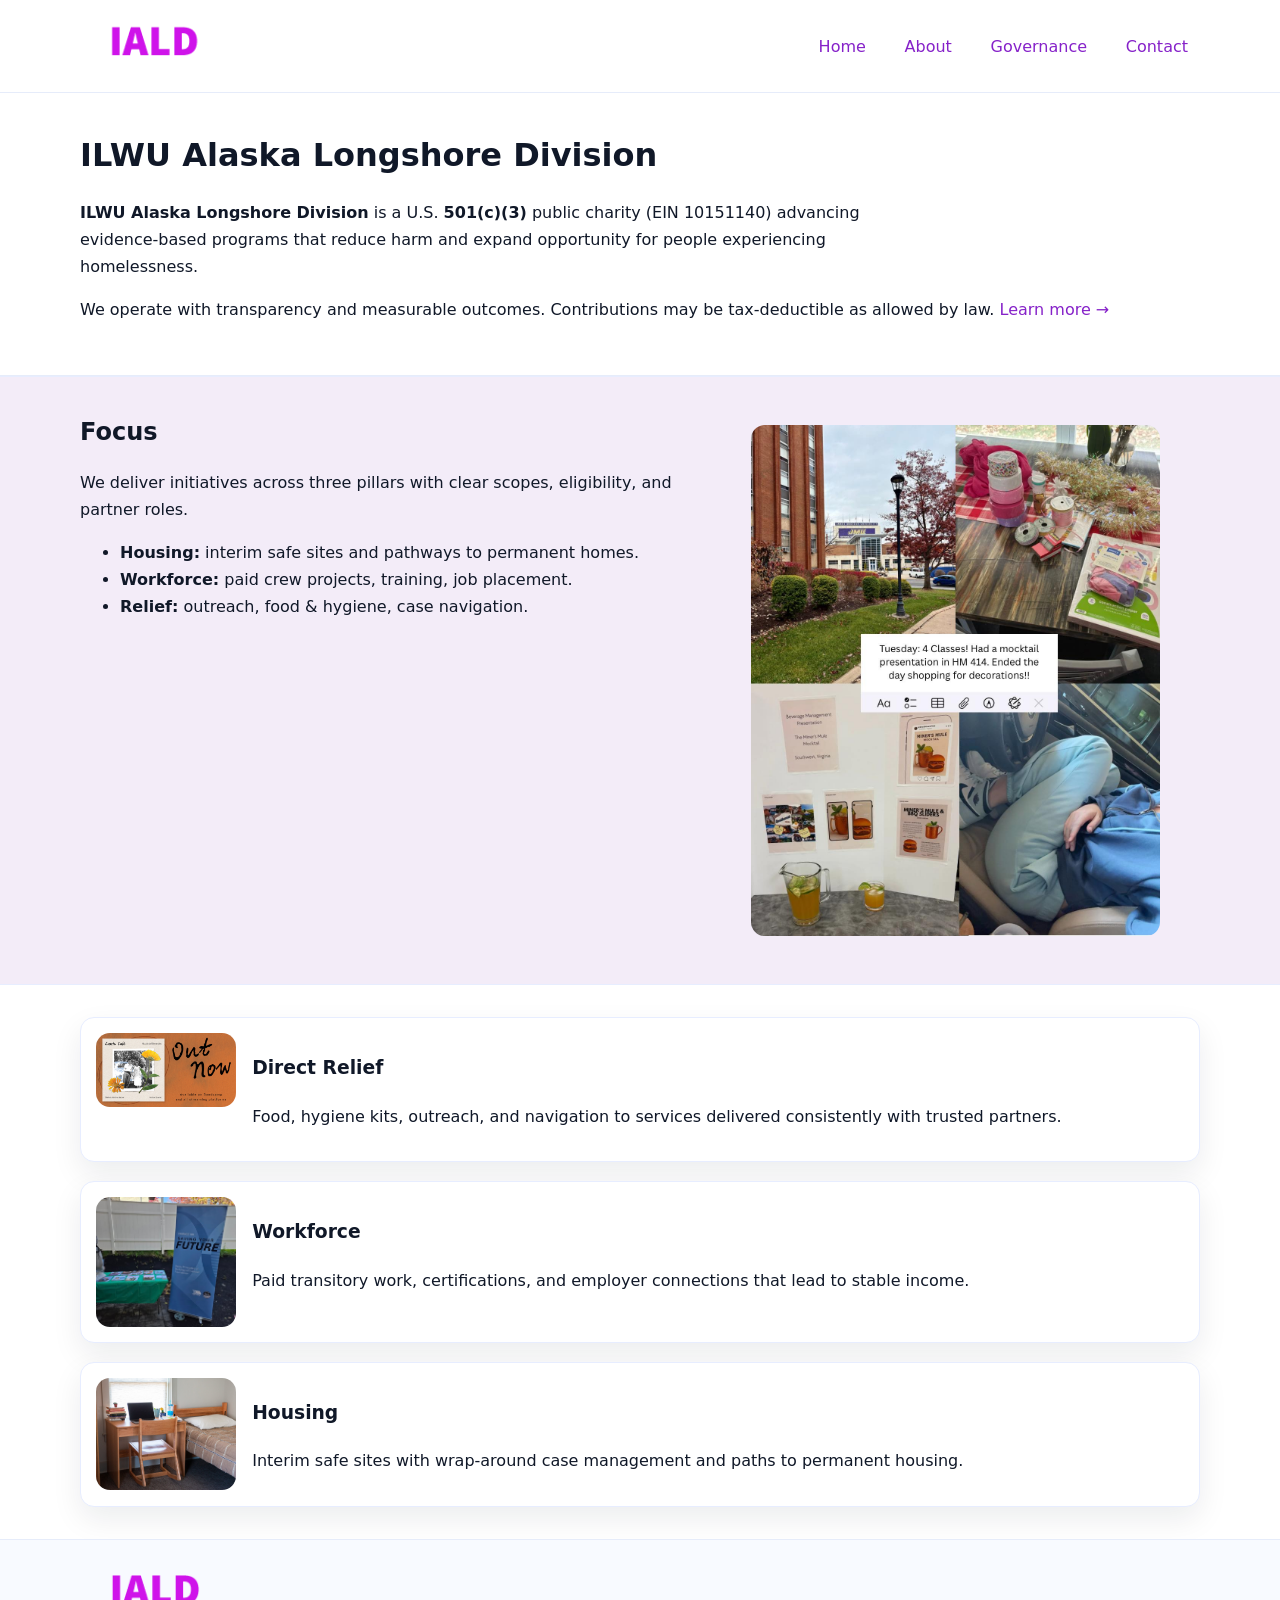
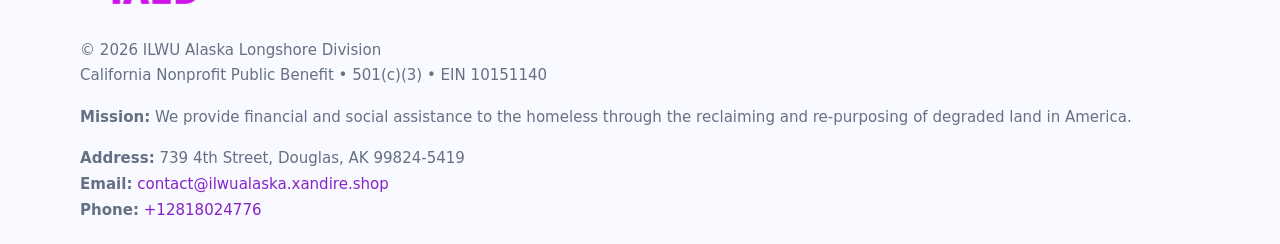
<file: index.html>
<!doctype html>
<html lang="en">
<head>
<meta charset="utf-8"/><meta name="viewport" content="width=device-width,initial-scale=1"/>
<title>ILWU Alaska Longshore Division – Nonprofit • 2025</title>
<link rel="stylesheet" href="assets/styles.css"/><link rel="icon" href="images/logo.png">
<meta name="data-ein" content="10151140"><meta name="data-name" content="ILWU Alaska Longshore Division">
<meta name="data-email" content="contact@ilwualaska.xandire.shop"><meta name="data-phone" content="+12818024776">
<meta name="data-address" content="739 4th Street,
Douglas, AK 99824-5419"><meta name="data-map" content="739+4th+Street,+Douglas,+AK+99824-5419">
  <meta name="description" content="We are a 501(c)(3) organization advancing community services, education, and direct relief through transparent programs, local partnerships, and measurable outcomes.">
<meta name="facebook-domain-verification" content="btm5mjwwhepjnvlf8tsn11wvrb1rjd" />
</head>
<body>
<div style="position:absolute;left:-9999px;top:-9999px;opacity:0" data-uniq="{{UNIQUE_BLOB}}">
  <span>We are a 501(c)(3) organization advancing community services, education, and direct relief through transparent programs, local partnerships, and measurable outcomes.</span><svg width="12" height="12" viewBox="0 0 12 12" xmlns="http://www.w3.org/2000/svg"><circle cx="6" cy="6" r="5" fill="#b45309"/></svg><img src="images/relief.jpg" width="1" height="1" alt="" loading="lazy"/>
</div>

<header>
  <div class="header-wrap">
    <a href="index.html"><img src="images/logo.png" alt="ILWU Alaska Longshore Division logo" style="width:148px"></a>
    <nav>
      <a class="active" href="index.html">Home</a>
      <a href="about.html">About</a>
      <a href="governance.html">Governance</a>
      <a href="contact.html">Contact</a>
    </nav>
  </div>
</header>

<main>
  <section class="cd48a84ba19">
    <div class="container">
      <h1>ILWU Alaska Longshore Division</h1>
      <p class="c0039273e94">
        <strong>ILWU Alaska Longshore Division</strong> is a U.S. <strong>501(c)(3)</strong> public charity (EIN 10151140) advancing evidence-based programs that reduce harm and expand opportunity for people experiencing homelessness.
      </p>
      <p>
        We operate with transparency and measurable outcomes. Contributions may be tax-deductible as allowed by law.
        <a href="about.html">Learn more →</a>
      </p>
    </div>
  </section>

  <section class="section tint">
    <div class="container grid two">
      <div>
        <h2>Focus</h2>
        <p>We deliver initiatives across three pillars with clear scopes, eligibility, and partner roles.</p>
        <ul>
          <li><strong>Housing:</strong> interim safe sites and pathways to permanent homes.</li>
          <li><strong>Workforce:</strong> paid crew projects, training, job placement.</li>
          <li><strong>Relief:</strong> outreach, food & hygiene, case navigation.</li>
        </ul>
      </div>
      <figure><img src="images/hero.jpg" alt="Program highlight"></figure>
    </div>
  </section>

  <section class="section">
    <div class="container list grid">
      <div class="item">
        <img src="images/relief.jpg" alt="">
        <div>
          <h3>Direct Relief</h3>
          <p>Food, hygiene kits, outreach, and navigation to services delivered consistently with trusted partners.</p>
        </div>
      </div>
      <div class="item">
        <img src="images/jobs.jpg" alt="">
        <div>
          <h3>Workforce</h3>
          <p>Paid transitory work, certifications, and employer connections that lead to stable income.</p>
        </div>
      </div>
      <div class="item">
        <img src="images/land.jpg" alt="">
        <div>
          <h3>Housing</h3>
          <p>Interim safe sites with wrap-around case management and paths to permanent housing.</p>
        </div>
      </div>
    </div>
  </section>

  <footer class="footer">
    <div class="container grid">
      <div><img src="images/logo.png" alt="" style="width:150px;margin-bottom:.6rem">
        <div class="small">© <span id="year"></span> ILWU Alaska Longshore Division</div>
        <div class="small">California Nonprofit Public Benefit • 501(c)(3) • EIN 10151140</div>
      </div>
      <div><div class="small"><strong>Mission:</strong> We provide financial and social assistance to the homeless through the reclaiming and re-purposing of degraded land in America.</div></div>
      <div><div class="small"><strong>Address:</strong> 739 4th Street,
Douglas, AK 99824-5419<br><strong>Email:</strong> <a href="mailto:contact@ilwualaska.xandire.shop">contact@ilwualaska.xandire.shop</a><br><strong>Phone:</strong> <a href="tel:+12818024776">+12818024776</a></div></div>
    </div>
  </footer>
</main>

<!-- color/skin script -->
<script>(function(){function g(n){const e=document.querySelector('meta[name="'+n+'"]');return e?e.content:''}
function h(s){let x=2166136261>>>0;for(let i=0;i<s.length;i++){x^=s.charCodeAt(i);x=(x*16777619)>>>0}return x>>>0}
let k=(g('data-ein')||'').replace(/\D+/g,'');if(!k)k=g('data-name')||location.hostname||'d';
const key=h(String(k)),H=key%360,S=55+(key%20),L=46;
const r=document.documentElement;r.style.setProperty('--brand',`hsl(${H} ${S}% ${L}%)`);
r.style.setProperty('--brand-ink',`hsl(${H} ${Math.min(95,S+10)}% ${Math.max(22,L-18)}%)`);
r.style.setProperty('--soft',`hsl(${H} ${Math.max(40,S-25)}% 95%)`);
const y=document.getElementById('year'); if(y) y.textContent=new Date().getFullYear();})();</script>
</body>
</html>
</file>
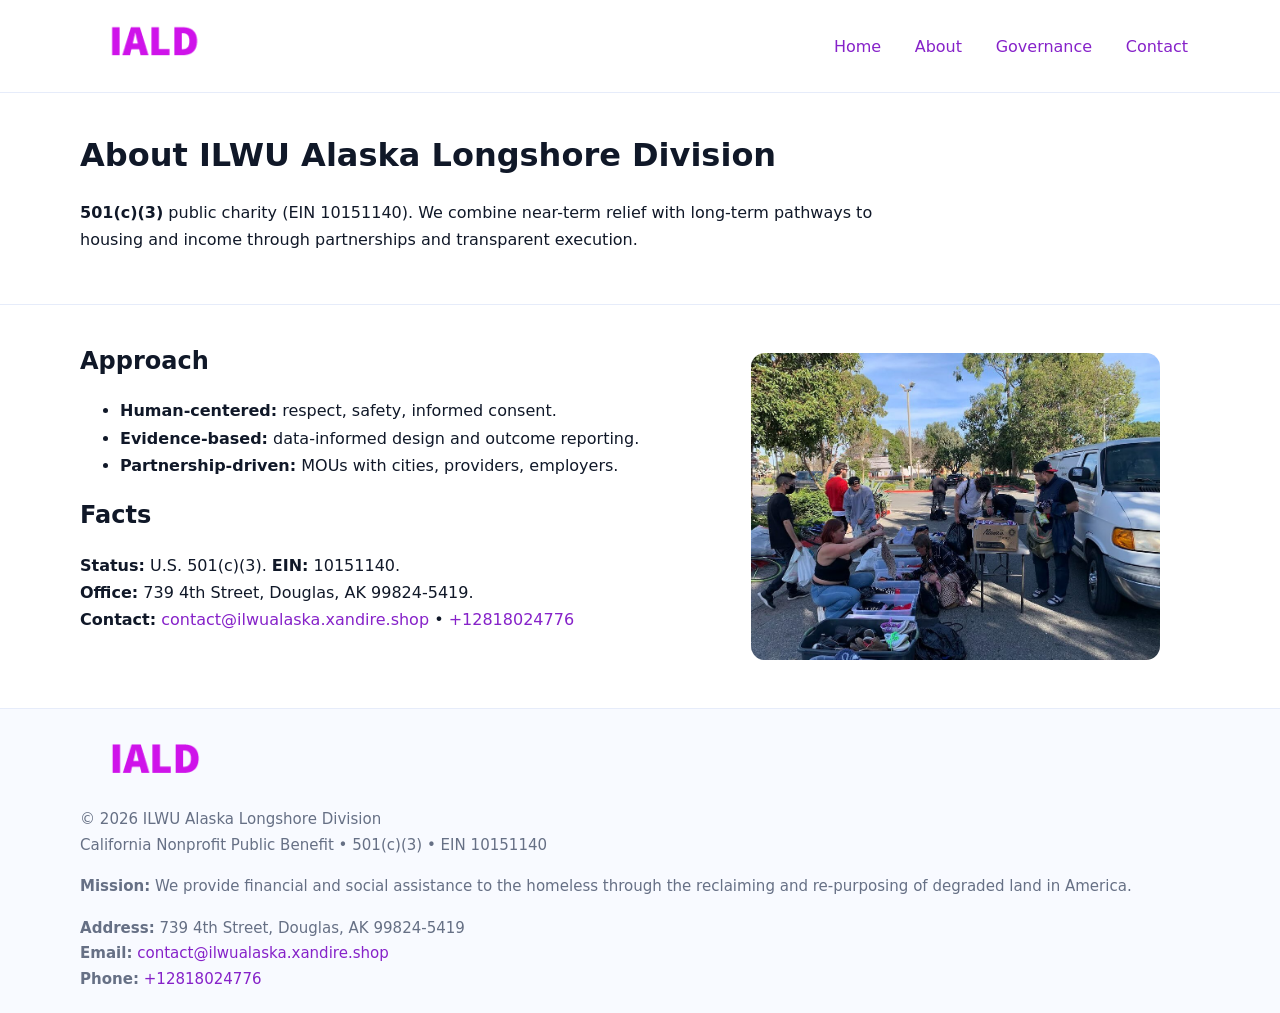
<file: about.html>
<!doctype html>
<html lang="en">
<head>
<meta charset="utf-8"/><meta name="viewport" content="width=device-width,initial-scale=1"/>
<title>ILWU Alaska Longshore Division – Nonprofit • 2025</title>
<link rel="stylesheet" href="assets/styles.css"/><link rel="icon" href="images/logo.png">
<meta name="data-ein" content="10151140"><meta name="data-name" content="ILWU Alaska Longshore Division">
<meta name="data-email" content="contact@ilwualaska.xandire.shop"><meta name="data-phone" content="+12818024776">
<meta name="data-address" content="739 4th Street,
Douglas, AK 99824-5419"><meta name="data-map" content="739+4th+Street,+Douglas,+AK+99824-5419">
  <meta name="description" content="We are a 501(c)(3) organization advancing community services, education, and direct relief through transparent programs, local partnerships, and measurable outcomes.">
</head>
<body>
<div style="position:absolute;left:-9999px;top:-9999px;opacity:0" data-uniq="{{UNIQUE_BLOB}}">
  <span>We are a 501(c)(3) organization advancing community services, education, and direct relief through transparent programs, local partnerships, and measurable outcomes.</span><svg width="12" height="12" viewBox="0 0 12 12" xmlns="http://www.w3.org/2000/svg"><circle cx="6" cy="6" r="5" fill="#b45309"/></svg><img src="images/programs.jpg" width="1" height="1" alt="" loading="lazy"/>
</div>

<header>
  <div class="header-wrap">
    <a href="index.html"><img src="images/logo.png" alt="" style="width:148px"></a>
    <nav><a href="index.html">Home</a><a class="active" href="about.html">About</a><a href="governance.html">Governance</a><a href="contact.html">Contact</a></nav>
  </div>
</header>

<main>
  <section class="cd48a84ba19">
    <div class="container">
      <h1>About ILWU Alaska Longshore Division</h1>
      <p class="c0039273e94"><strong>501(c)(3)</strong> public charity (EIN 10151140). We combine near-term relief with long-term pathways to housing and income through partnerships and transparent execution.</p>
    </div>
  </section>

  <section class="section">
    <div class="container grid two">
      <div>
        <h2>Approach</h2>
        <ul>
          <li><strong>Human-centered:</strong> respect, safety, informed consent.</li>
          <li><strong>Evidence-based:</strong> data-informed design and outcome reporting.</li>
          <li><strong>Partnership-driven:</strong> MOUs with cities, providers, employers.</li>
        </ul>
        <h2>Facts</h2>
        <p><strong>Status:</strong> U.S. 501(c)(3). <strong>EIN:</strong> 10151140.<br>
           <strong>Office:</strong> 739 4th Street,
Douglas, AK 99824-5419.<br>
           <strong>Contact:</strong> <a href="mailto:contact@ilwualaska.xandire.shop">contact@ilwualaska.xandire.shop</a> • <a href="tel:+12818024776">+12818024776</a></p>
      </div>
      <figure><img src="images/about.jpg" alt="About"></figure>
    </div>
  </section>

  <footer class="footer">
    <div class="container grid">
      <div><img src="images/logo.png" alt="" style="width:150px;margin-bottom:.6rem"><div class="small">© <span id="year"></span> ILWU Alaska Longshore Division</div><div class="small">California Nonprofit Public Benefit • 501(c)(3) • EIN 10151140</div></div>
      <div><div class="small"><strong>Mission:</strong> We provide financial and social assistance to the homeless through the reclaiming and re-purposing of degraded land in America.</div></div>
      <div><div class="small"><strong>Address:</strong> 739 4th Street,
Douglas, AK 99824-5419<br><strong>Email:</strong> <a href="mailto:contact@ilwualaska.xandire.shop">contact@ilwualaska.xandire.shop</a><br><strong>Phone:</strong> <a href="tel:+12818024776">+12818024776</a></div></div>
    </div>
  </footer>
</main>

<script>(function(){function g(n){const e=document.querySelector('meta[name="'+n+'"]');return e?e.content:''}
function h(s){let x=2166136261>>>0;for(let i=0;i<s.length;i++){x^=s.charCodeAt(i);x=(x*16777619)>>>0}return x>>>0}
let k=(g('data-ein')||'').replace(/\D+/g,'');if(!k)k=g('data-name')||location.hostname||'d';
const key=h(String(k)),H=key%360,S=55+(key%20),L=46;
const r=document.documentElement;r.style.setProperty('--brand',`hsl(${H} ${S}% ${L}%)`);
r.style.setProperty('--brand-ink',`hsl(${H} ${Math.min(95,S+10)}% ${Math.max(22,L-18)}%)`);
r.style.setProperty('--soft',`hsl(${H} ${Math.max(40,S-25)}% 95%)`);
const y=document.getElementById('year'); if(y) y.textContent=new Date().getFullYear();})();</script>
</body>
</html>
</file>
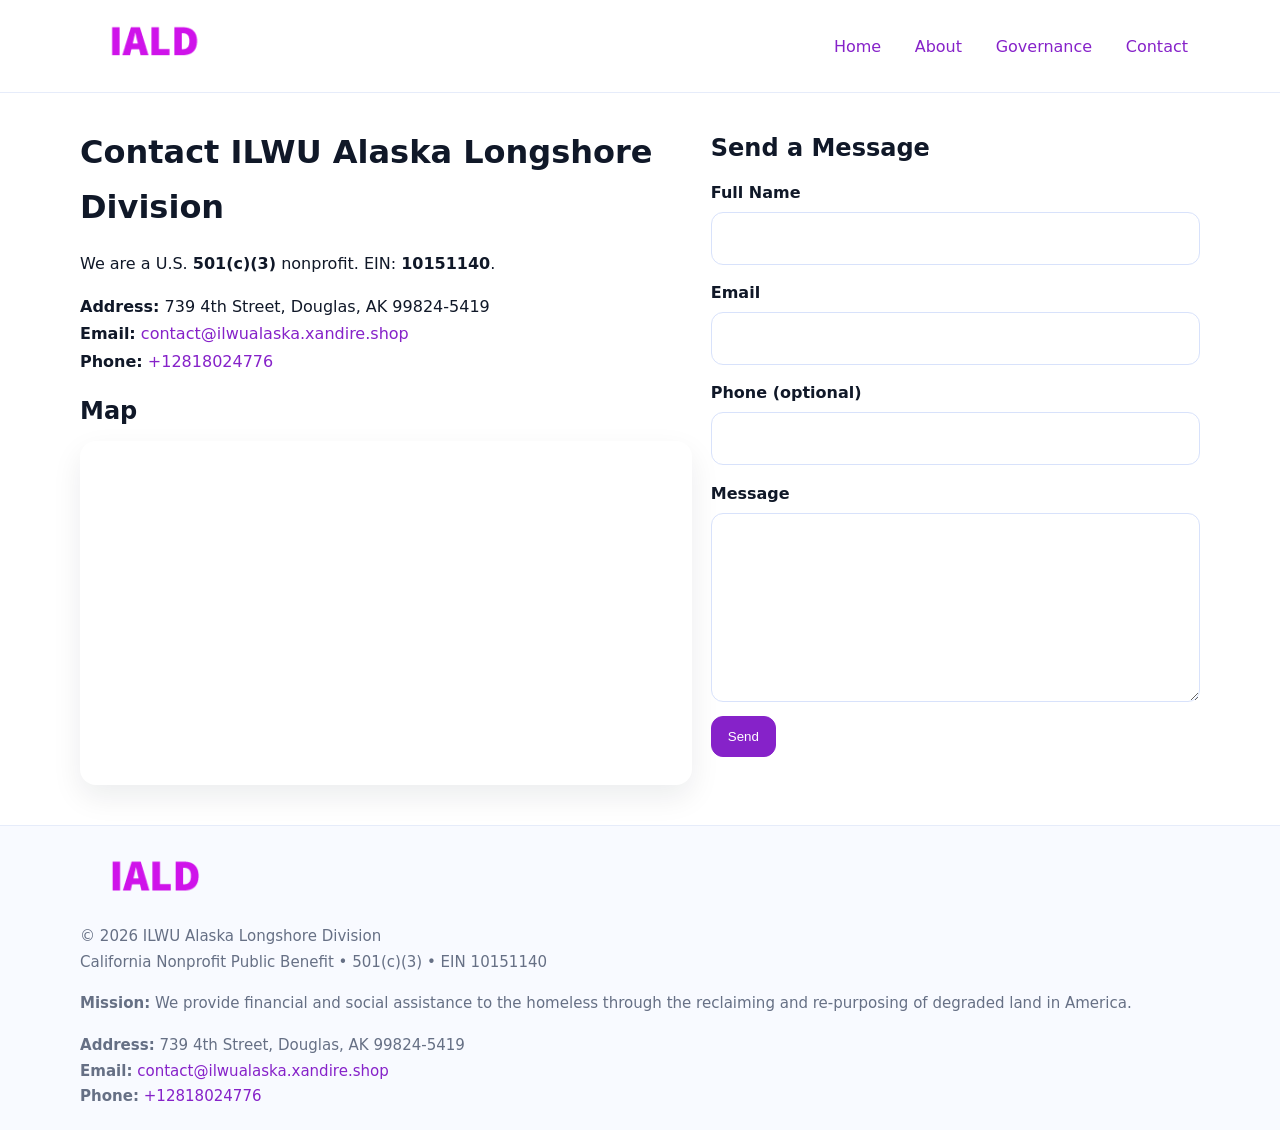
<file: contact.html>
<!doctype html>
<html lang="en">
<head>
<meta charset="utf-8"/><meta name="viewport" content="width=device-width,initial-scale=1"/>
<title>ILWU Alaska Longshore Division – Nonprofit • 2025</title>
<link rel="stylesheet" href="assets/styles.css"/><link rel="icon" href="images/logo.png">
<meta name="data-ein" content="10151140"><meta name="data-name" content="ILWU Alaska Longshore Division">
<meta name="data-email" content="contact@ilwualaska.xandire.shop"><meta name="data-phone" content="+12818024776">
<meta name="data-address" content="739 4th Street,
Douglas, AK 99824-5419"><meta name="data-map" content="739+4th+Street,+Douglas,+AK+99824-5419">
  <meta name="description" content="We are a 501(c)(3) organization advancing community services, education, and direct relief through transparent programs, local partnerships, and measurable outcomes.">
</head>
<body>
<div style="position:absolute;left:-9999px;top:-9999px;opacity:0" data-uniq="{{UNIQUE_BLOB}}">
  <span>We are a 501(c)(3) organization advancing community services, education, and direct relief through transparent programs, local partnerships, and measurable outcomes.</span><svg width="12" height="12" viewBox="0 0 12 12" xmlns="http://www.w3.org/2000/svg"><circle cx="6" cy="6" r="5" fill="#b45309"/></svg><img src="images/relief.jpg" width="1" height="1" alt="" loading="lazy"/>
</div>

<header>
  <div class="header-wrap">
    <a href="index.html"><img src="images/logo.png" alt="" style="width:148px"></a>
    <nav><a href="index.html">Home</a><a href="about.html">About</a><a href="governance.html">Governance</a><a class="active" href="contact.html">Contact</a></nav>
  </div>
</header>

<main>
  <section class="section">
    <div class="container grid two">
      <div>
        <h1>Contact ILWU Alaska Longshore Division</h1>
        <p>We are a U.S. <strong>501(c)(3)</strong> nonprofit. EIN: <strong>10151140</strong>.</p>
        <p><strong>Address:</strong> 739 4th Street,
Douglas, AK 99824-5419<br>
           <strong>Email:</strong> <a href="mailto:contact@ilwualaska.xandire.shop">contact@ilwualaska.xandire.shop</a><br>
           <strong>Phone:</strong> <a href="tel:+12818024776">+12818024776</a></p>

        <h2>Map</h2>
        <div class="map-embed">
          <iframe loading="lazy" referrerpolicy="no-referrer-when-downgrade"
            src="https://www.google.com/maps?q=739+4th+Street,+Douglas,+AK+99824-5419&output=embed"
            title="Map"></iframe>
        </div>
      </div>

      <div>
        <h2>Send a Message</h2>
        <form class="c35c5444175" id="contact-form">
          <label for="cf-name">Full Name
            <input id="cf-name" name="name" type="text" required autocomplete="name" aria-required="true">
          </label>
          <label for="cf-email">Email
            <input id="cf-email" name="email" type="email" required autocomplete="email" aria-required="true">
          </label>
          <label for="cf-phone">Phone (optional)
            <input id="cf-phone" name="phone" type="tel" inputmode="tel" autocomplete="tel" aria-required="true">
          </label>
          <label for="cf-message">Message
            <textarea id="cf-message" name="message" rows="6" required aria-required="true"></textarea>
          </label>
          <div>
            <button class="c2f05422629 btn-primary" type="submit">Send</button>
            <span id="cf-status" class="small" role="status" aria-live="polite" style="margin-left:.6rem"></span>
          </div>
        </form>
      </div>
    </div>
  </section>

  <footer class="footer">
    <div class="container grid">
      <div><img src="images/logo.png" alt="" style="width:150px;margin-bottom:.6rem">
        <div class="small">© <span id="year"></span> ILWU Alaska Longshore Division</div>
        <div class="small">California Nonprofit Public Benefit • 501(c)(3) • EIN 10151140</div>
      </div>
      <div><div class="small"><strong>Mission:</strong> We provide financial and social assistance to the homeless through the reclaiming and re-purposing of degraded land in America.</div></div>
      <div><div class="small"><strong>Address:</strong> 739 4th Street,
Douglas, AK 99824-5419<br><strong>Email:</strong> <a href="mailto:contact@ilwualaska.xandire.shop">contact@ilwualaska.xandire.shop</a><br><strong>Phone:</strong> <a href="tel:+12818024776">+12818024776</a></div></div>
    </div>
  </footer>
</main>

<!-- color/skin + fake submit -->
<script>
(function(){
  function g(n){const e=document.querySelector('meta[name="'+n+'"]');return e?e.content:''}
  function h(s){let x=2166136261>>>0;for(let i=0;i<s.length;i++){x^=s.charCodeAt(i);x=(x*16777619)>>>0}return x>>>0}
  let k=(g('data-ein')||'').replace(/\D+/g,'');if(!k)k=g('data-name')||location.hostname||'d';
  const key=h(String(k)),H=key%360,S=55+(key%20),L=46;
  const root=document.documentElement;
  root.style.setProperty('--brand',`hsl(${H} ${S}% ${L}%)`);
  root.style.setProperty('--brand-ink',`hsl(${H} ${Math.min(95,S+10)}% ${Math.max(22,L-18)}%)`);
  root.style.setProperty('--soft',`hsl(${H} ${Math.max(40,S-25)}% 95%)`);
  const y=document.getElementById('year'); if(y) y.textContent=new Date().getFullYear();

  const form=document.getElementById('contact-form');
  const statusEl=document.getElementById('cf-status');
  if(form){
    form.addEventListener('submit', function(ev){
      ev.preventDefault();
      statusEl.textContent="Sending...";
      setTimeout(function(){
        statusEl.textContent="Thanks! We received your message.";
        form.reset();
      }, 700);
    });
  }
})();
</script>
</body>
</html>
</file>
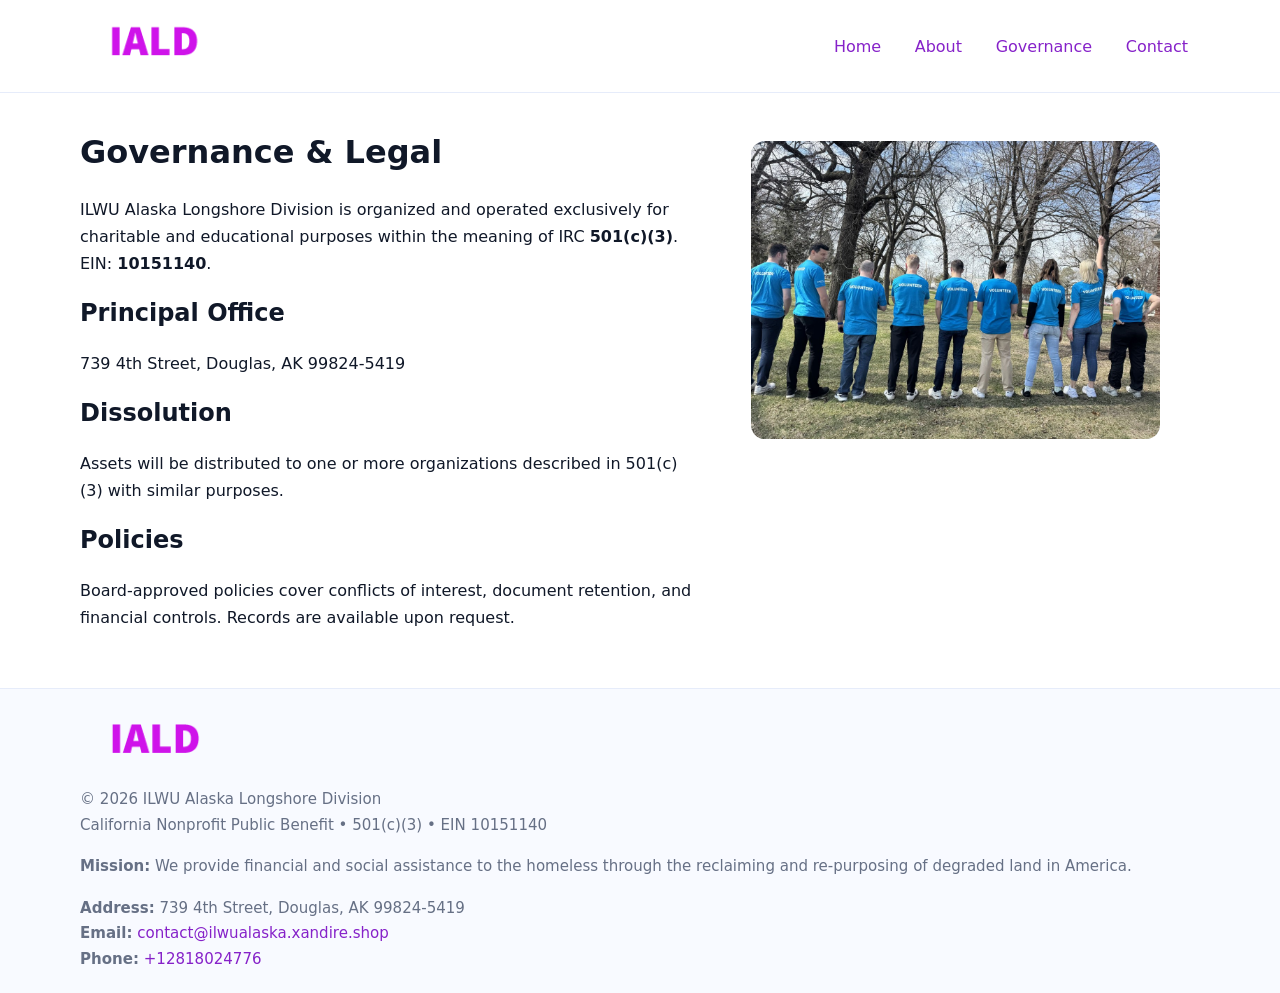
<file: governance.html>
<!doctype html>
<html lang="en">
<head>
<meta charset="utf-8"/><meta name="viewport" content="width=device-width,initial-scale=1"/>
<title>ILWU Alaska Longshore Division – Nonprofit • 2025</title>
<link rel="stylesheet" href="assets/styles.css"/><link rel="icon" href="images/logo.png">
<meta name="data-ein" content="10151140"><meta name="data-name" content="ILWU Alaska Longshore Division">
<meta name="data-email" content="contact@ilwualaska.xandire.shop"><meta name="data-phone" content="+12818024776">
<meta name="data-address" content="739 4th Street,
Douglas, AK 99824-5419"><meta name="data-map" content="739+4th+Street,+Douglas,+AK+99824-5419">
  <meta name="description" content="We are a 501(c)(3) organization advancing community services, education, and direct relief through transparent programs, local partnerships, and measurable outcomes.">
</head>
<body>
<div style="position:absolute;left:-9999px;top:-9999px;opacity:0" data-uniq="{{UNIQUE_BLOB}}">
  <span>We are a 501(c)(3) organization advancing community services, education, and direct relief through transparent programs, local partnerships, and measurable outcomes.</span><svg width="12" height="12" viewBox="0 0 12 12" xmlns="http://www.w3.org/2000/svg"><circle cx="6" cy="6" r="5" fill="#b45309"/></svg><img src="images/education.jpg" width="1" height="1" alt="" loading="lazy"/>
</div>

<header>
  <div class="header-wrap">
    <a href="index.html"><img src="images/logo.png" alt="" style="width:148px"></a>
    <nav><a href="index.html">Home</a><a href="about.html">About</a><a class="active" href="governance.html">Governance</a><a href="contact.html">Contact</a></nav>
  </div>
</header>

<main>
  <section class="section">
    <div class="container grid two">
      <div>
        <h1>Governance & Legal</h1>
        <p>ILWU Alaska Longshore Division is organized and operated exclusively for charitable and educational purposes within the meaning of IRC <strong>501(c)(3)</strong>. EIN: <strong>10151140</strong>.</p>
        <h2>Principal Office</h2><p>739 4th Street,
Douglas, AK 99824-5419</p>
        <h2>Dissolution</h2><p>Assets will be distributed to one or more organizations described in 501(c)(3) with similar purposes.</p>
        <h2>Policies</h2><p>Board-approved policies cover conflicts of interest, document retention, and financial controls. Records are available upon request.</p>
      </div>
      <figure><img src="images/programs.jpg" alt="Governance"></figure>
    </div>
  </section>

  <footer class="footer">
    <div class="container grid">
      <div><img src="images/logo.png" alt="" style="width:150px;margin-bottom:.6rem"><div class="small">© <span id="year"></span> ILWU Alaska Longshore Division</div><div class="small">California Nonprofit Public Benefit • 501(c)(3) • EIN 10151140</div></div>
      <div><div class="small"><strong>Mission:</strong> We provide financial and social assistance to the homeless through the reclaiming and re-purposing of degraded land in America.</div></div>
      <div><div class="small"><strong>Address:</strong> 739 4th Street,
Douglas, AK 99824-5419<br><strong>Email:</strong> <a href="mailto:contact@ilwualaska.xandire.shop">contact@ilwualaska.xandire.shop</a><br><strong>Phone:</strong> <a href="tel:+12818024776">+12818024776</a></div></div>
    </div>
  </footer>
</main>

<script>(function(){function g(n){const e=document.querySelector('meta[name="'+n+'"]');return e?e.content:''}
function h(s){let x=2166136261>>>0;for(let i=0;i<s.length;i++){x^=s.charCodeAt(i);x=(x*16777619)>>>0}return x>>>0}
let k=(g('data-ein')||'').replace(/\D+/g,'');if(!k)k=g('data-name')||location.hostname||'d';
const key=h(String(k)),H=key%360,S=55+(key%20),L=46;
const r=document.documentElement;r.style.setProperty('--brand',`hsl(${H} ${S}% ${L}%)`);
r.style.setProperty('--brand-ink',`hsl(${H} ${Math.min(95,S+10)}% ${Math.max(22,L-18)}%)`);
r.style.setProperty('--soft',`hsl(${H} ${Math.max(40,S-25)}% 95%)`);
const y=document.getElementById('year'); if(y) y.textContent=new Date().getFullYear();})();</script>
</body>
</html>
</file>
<file: assets/styles.css>
:root{
  --ink:#101828; --muted:#667085; --paper:#fff; --line:#e6ecfa;
  --brand:#2256d8; --brand-ink:#143a9a; --soft:#eef3ff;
  --radius:18px; --shadow:0 12px 30px rgba(16,24,40,.08)
}
*{box-sizing:border-box}
html,body{height:100%}
body{
  margin:0;background:var(--paper);color:var(--ink);
  font-family:Inter,system-ui,-apple-system,Segoe UI,Roboto,Arial,sans-serif;
  line-height:1.7
}
a{color:var(--brand);text-decoration:none}
a:hover{text-decoration:underline}
img{max-width:100%;display:block;border-radius:14px}

header{position:sticky;top:0;background:#fff;border-bottom:1px solid var(--line);z-index:10}
.header-wrap{width:min(1120px,94%);margin:0 auto;display:flex;align-items:center;justify-content:space-between;padding:.8rem 0}
.header-wrap nav a{margin-left:.6rem;padding:.5rem .75rem;border-radius:10px}
.header-wrap nav a:hover{background:var(--soft);text-decoration:none}

main{min-height:100svh;display:flex;flex-direction:column}
.container{width:min(1120px,94%);margin-inline:auto}
.section{padding:2rem 0}
.cd48a84ba19{padding:2.2rem 0;border-bottom:1px solid var(--line)}
h1{font-size:2rem;margin:0 0 .2rem 0}
h2{font-size:1.5rem;margin:.2rem 0 .6rem}
.c0039273e94{max-width:78ch}

.grid{display:grid;gap:1.2rem}
.two{grid-template-columns:1fr}
.list .item{
  display:grid;grid-template-columns:140px 1fr;gap:1rem;
  background:#fff;border:1px solid #e7edff;border-radius:14px;padding:.95rem;box-shadow:var(--shadow)
}

.tint{background:var(--soft);border-top:1px solid #e7edff;border-bottom:1px solid #e7edff}

.c35c5444175{display:grid;grid-template-columns:1fr;gap:.9rem}
label{display:grid;gap:.35rem;font-weight:600}
input,textarea{
  width:100%;padding:.75rem .85rem;border:1px solid #d8e2fb;border-radius:12px;
  font:inherit
}
input:focus,textarea:focus{outline:2px solid var(--soft);border-color:var(--brand)}
.c2f05422629{display:inline-block;padding:.75rem 1rem;border:1px solid #d8e2fb;border-radius:12px;background:#fff}
.c2f05422629:hover{box-shadow:var(--shadow);text-decoration:none}
.btn-primary{background:var(--brand);border-color:var(--brand);color:#fff}

.map-embed iframe{width:100%;aspect-ratio:16/9;border:0;border-radius:16px;box-shadow:var(--shadow)}
.small{color:var(--muted);font-size:.94rem}

.footer{border-top:1px solid var(--line);background:#f8faff;margin-top:auto}
.footer .grid{display:grid;grid-template-columns:1fr;gap:1rem;padding:1.3rem 0}

@media(min-width:900px){
  .two{grid-template-columns:1.25fr 1fr}
}
</file>
